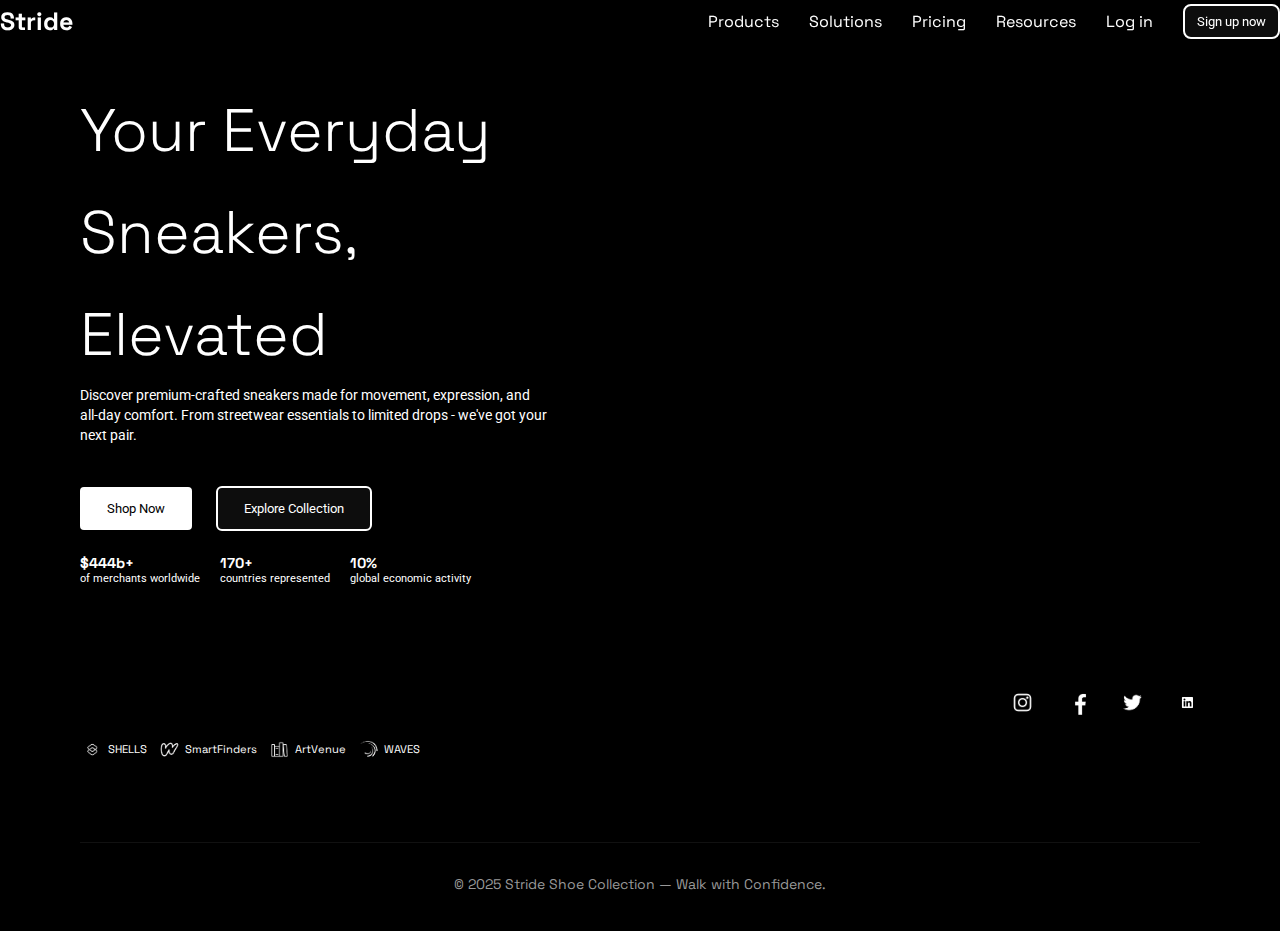
<file: index.html>
<!DOCTYPE html>
<html lang="en">
  <head>
    <meta charset="UTF-8">
    <meta http-equiv="X-UA-Compatible" content="IE=edge">
    <meta name="viewport" content="width=device-width, initial-scale=1">
    <!--First Font Space Grotest-->
    <link rel="preconnect" href="https://fonts.googleapis.com">
    <link rel="preconnect" href="https://fonts.gstatic.com" crossorigin>
    <link href="https://fonts.googleapis.com/css2?family=Bitcount+Grid+Double:wght@100..900&family=Happy+Monkey&family=Lato:ital,wght@0,100;0,300;0,400;0,700;0,900;1,100;1,300;1,400;1,700;1,900&family=Orbitron:wght@400..900&family=Poppins:ital,wght@0,100;0,200;0,300;0,400;0,500;0,600;0,700;0,800;0,900;1,100;1,200;1,300;1,400;1,500;1,600;1,700;1,800;1,900&family=Raleway:ital,wght@0,100..900;1,100..900&family=Rammetto+One&family=Roboto:ital,wght@0,100..900;1,100..900&family=Space+Grotesk:wght@300..700&family=Special+Gothic+Expanded+One&family=Ubuntu:ital,wght@0,300;0,400;0,500;0,700;1,300;1,400;1,500;1,700&display=swap" rel="stylesheet">
    <!--Second Font- Roboto-->
    <link rel="preconnect" href="https://fonts.googleapis.com">
    <link rel="preconnect" href="https://fonts.gstatic.com" crossorigin>
    <link href="https://fonts.googleapis.com/css2?family=Bitcount+Grid+Double:wght@100..900&family=Happy+Monkey&family=Lato:ital,wght@0,100;0,300;0,400;0,700;0,900;1,100;1,300;1,400;1,700;1,900&family=Orbitron:wght@400..900&family=Poppins:ital,wght@0,100;0,200;0,300;0,400;0,500;0,600;0,700;0,800;0,900;1,100;1,200;1,300;1,400;1,500;1,600;1,700;1,800;1,900&family=Raleway:ital,wght@0,100..900;1,100..900&family=Rammetto+One&family=Roboto:ital,wght@0,100..900;1,100..900&family=Space+Grotesk:wght@300..700&family=Special+Gothic+Expanded+One&family=Ubuntu:ital,wght@0,300;0,400;0,500;0,700;1,300;1,400;1,500;1,700&display=swap" rel="stylesheet">
    <link rel="stylesheet" href="https://unpkg.com/aos@2.3.1/dist/aos.css"/>
    <link rel="stylesheet" href="CSS STYLES/main.css"/>
    <link rel="icon" type="image/png" href="IMAGES/sneakers/future-sneaker-3-re.png">
    <title>Stride</title> 
  </head>
  <body>
      <header><!--Navbar-->
        <nav>
          <div class="navbar">
            <span><a class="nav-logo nav-fade" href="#">Stride</a></span>
            <div class="nav-menu-log">
              <div class="side-toggle">
                <img class="side-bar-close" src="IMAGES/white cancel.png">
                <span><a class="nav-logo" href="#">Stride</a></span>          
              </div>
              <div class="nav-menu">
                <ul>
                  <li><a href="products.html">Products</a></li>
                  <li><a href="solutions.html">Solutions</a></li>
                  <li><a href="pricing.html">Pricing</a></li>
                  <li><a href="resources.html">Resources</a></li>
                  <li><a href="log.html">Log in</a></li>
                </ul>
              </div>
              <div class="nav-log">
                <a href="sign.html"><button class="nav-log-signup">Sign up now</button></a>
              </div>
            </div>
            <img class="side-bar-open" src="IMAGES/hamburger-menu.png">
          </div>
        </nav>
      </header>
      <main>
        <section><!--Writeup & Sneaker Image-->
          <div class="sneak-Writeup-image">
            <div class="sneak">
              <h1 data-aos="fade-up">Your Everyday Sneakers, Elevated</h1>
              <p>Discover premium-crafted sneakers made for movement, expression, and all-day comfort. From streetwear essentials to limited drops - we've got your next pair.</p>
              <div class="sneak-button">
                <button class="sneak-shopnow">Shop Now</button>
                <button class="sneak-learnmore">Explore Collection</button>
              </div>
              <div class="writeUp">
                <div class="writeUp-text">
                  <h2>$444b+</h2>
                  <p>of merchants worldwide</p>
                </div>
                <div class="writeUp-text">
                  <h2>170+</h2>
                  <p>countries represented</p>
                </div>
                <div class="writeUp-text">
                  <h2>10%</h2>
                  <p>global economic activity</p>
                </div>
              </div>
              <div class="sneak-logo">
                <div class="logo">
                  <img src="IMAGES/logos/Shells-re.png"><span>SHELLS</span>      
                </div>
                <div class="logo">
                  <img src="IMAGES/logos/smartfinders-re.png"><span>SmartFinders</span>
                </div>
                <div class="logo">
                  <img src="IMAGES/logos/artvenue-re.png"><span>ArtVenue</span>
                </div>
                <div class="logo">
                  <img src="IMAGES/logos/waves-re.png"><span>WAVES</span>
                </div>
              </div>
            </div>
            <div class="sneak-image-socials">
              <div class="sneak-slideshow">
                <div class="sneak-image">
                  <img src="IMAGES/sneakers/future-sneaker-1-re.png">
                </div>
                <div class="sneak-image">
                  <img src="IMAGES/sneakers/SNEAKERS-7.jpg">
                </div>
                <div class="sneak-image">
                  <img src="IMAGES/sneakers/SNEAKERS-3.jpg">
                </div>
              </div>
              <div class="sneak-socials">
                <img src="IMAGES/social media/instagram-re.png"/>
                <img src="IMAGES/social media/facebook-re.png"/>
                <img src="IMAGES/social media/twitter-re.png"/>
                <img src="IMAGES/social media/linkedin-re.png"/>
              </div>
            </div>
          </div>
        </section>
      </main>
      <footer class="resources-footer">
        <p>© 2025 Stride Shoe Collection — Walk with Confidence.</p>
      </footer>
      <script src="JAVASCRIPT/nav.js"></script>
      <script src="https://unpkg.com/aos@2.3.1/dist/aos.js"></script>
  </body>
</html>
<!---->
</file>
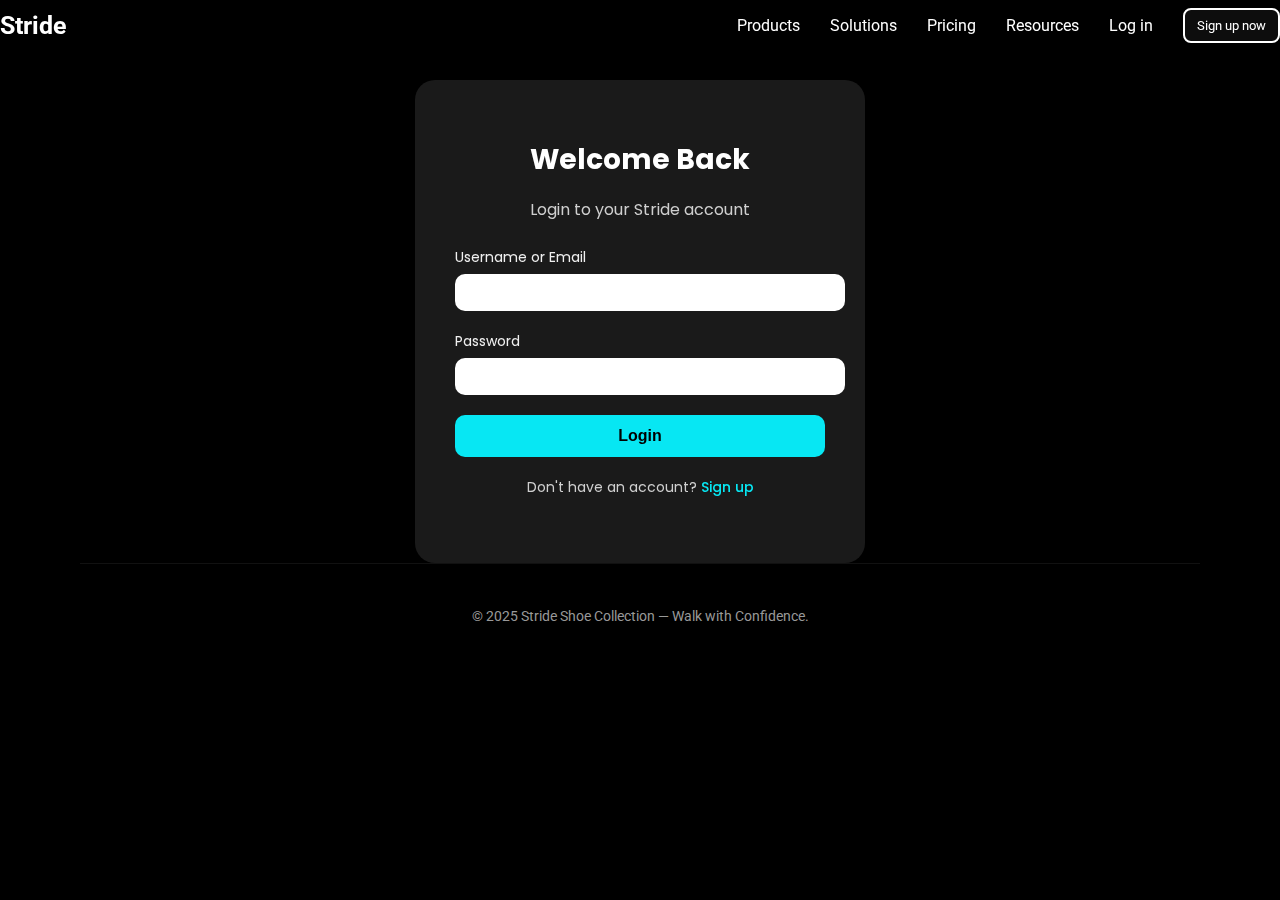
<file: log.html>
<!DOCTYPE html>
<html lang="en">
  <head>
    <meta charset="UTF-8">
    <meta http-equiv="X-UA-Compatible" content="IE=edge">
    <meta name="viewport" content="width=device-width, initial-scale=1">
    <!--First Font Space Grotest-->
    <link rel="preconnect" href="https://fonts.googleapis.com">
    <link rel="preconnect" href="https://fonts.gstatic.com" crossorigin>
    <link href="https://fonts.googleapis.com/css2?family=Bitcount+Grid+Double:wght@100..900&family=Happy+Monkey&family=Lato:ital,wght@0,100;0,300;0,400;0,700;0,900;1,100;1,300;1,400;1,700;1,900&family=Orbitron:wght@400..900&family=Poppins:ital,wght@0,100;0,200;0,300;0,400;0,500;0,600;0,700;0,800;0,900;1,100;1,200;1,300;1,400;1,500;1,600;1,700;1,800;1,900&family=Raleway:ital,wght@0,100..900;1,100..900&family=Rammetto+One&family=Roboto:ital,wght@0,100..900;1,100..900&family=Space+Grotesk:wght@300..700&family=Special+Gothic+Expanded+One&family=Ubuntu:ital,wght@0,300;0,400;0,500;0,700;1,300;1,400;1,500;1,700&display=swap" rel="stylesheet">
    <!--Second Font- Roboto-->
    <link rel="preconnect" href="https://fonts.googleapis.com">
    <link rel="preconnect" href="https://fonts.gstatic.com" crossorigin>
    <link href="https://fonts.googleapis.com/css2?family=Bitcount+Grid+Double:wght@100..900&family=Happy+Monkey&family=Lato:ital,wght@0,100;0,300;0,400;0,700;0,900;1,100;1,300;1,400;1,700;1,900&family=Orbitron:wght@400..900&family=Poppins:ital,wght@0,100;0,200;0,300;0,400;0,500;0,600;0,700;0,800;0,900;1,100;1,200;1,300;1,400;1,500;1,600;1,700;1,800;1,900&family=Raleway:ital,wght@0,100..900;1,100..900&family=Rammetto+One&family=Roboto:ital,wght@0,100..900;1,100..900&family=Space+Grotesk:wght@300..700&family=Special+Gothic+Expanded+One&family=Ubuntu:ital,wght@0,300;0,400;0,500;0,700;1,300;1,400;1,500;1,700&display=swap" rel="stylesheet">
    <link rel="stylesheet" href="https://unpkg.com/aos@2.3.1/dist/aos.css"/>
    <link rel="stylesheet" href="CSS STYLES/log.css"/>
    <link rel="icon" type="image/png" href="IMAGES/sneakers/future-sneaker-3-re.png">
    <title>Stride | Login</title> 
  </head>
  <body>
    <header><!--Navbar-->
      <nav>
        <div class="navbar">
          <span><a class="nav-logo nav-fade" href="index.html">Stride</a></span>
          <div class="nav-menu-log">
            <div class="side-toggle">
              <img class="side-bar-close" src="IMAGES/white cancel.png">
              <span><a class="nav-logo" href="index.html">Stride</a></span>          
            </div>
            <div class="nav-menu">
              <ul>
                <li><a href="products.html">Products</a></li>
                <li><a href="solutions.html">Solutions</a></li>
                <li><a href="pricing.html">Pricing</a></li>
                <li><a href="resources.html">Resources</a></li>
                <li><a href="log.html">Log in</a></li>
              </ul>
            </div>
            <div class="nav-log">
              <a href="sign.html"><button class="nav-log-signup">Sign up now</button></a>
            </div>
          </div>
          <img class="side-bar-open" src="IMAGES/hamburger-menu.png">
        </div>
      </nav>
    </header>
    <main>
      <section>
        <div class="main-container">
          <div class="login-container">
            <div class="login-box">
              <h1>Welcome Back</h1>
              <p>Login to your Stride account</p>
              <form class="login-form" onsubmit="return validateLogin()">
                <div class="input-group">
                  <label for="username">Username or Email</label>
                  <input type="text" id="username" name="username" autocomplete="username" required>
                </div>
                <div class="input-group">
                  <label for="password">Password</label>
                  <input type="password" id="password" name="password" autocomplete="current-password" required>
                </div>
                <button type="submit" class="login-btn">Login</button>
                <p class="signup-text">
                  Don't have an account? <a href="sign.html">Sign up</a>
                </p>
              </form>
            </div>
          </div>
        </div>
      </section>
    </main>
    <footer class="resources-footer">
      <p>© 2025 Stride Shoe Collection — Walk with Confidence.</p>
    </footer>
  </body>
  <script src="JAVASCRIPT/nav.js"></script>
  <script src="https://unpkg.com/aos@2.3.1/dist/aos.js"></script>
</html>
</file>
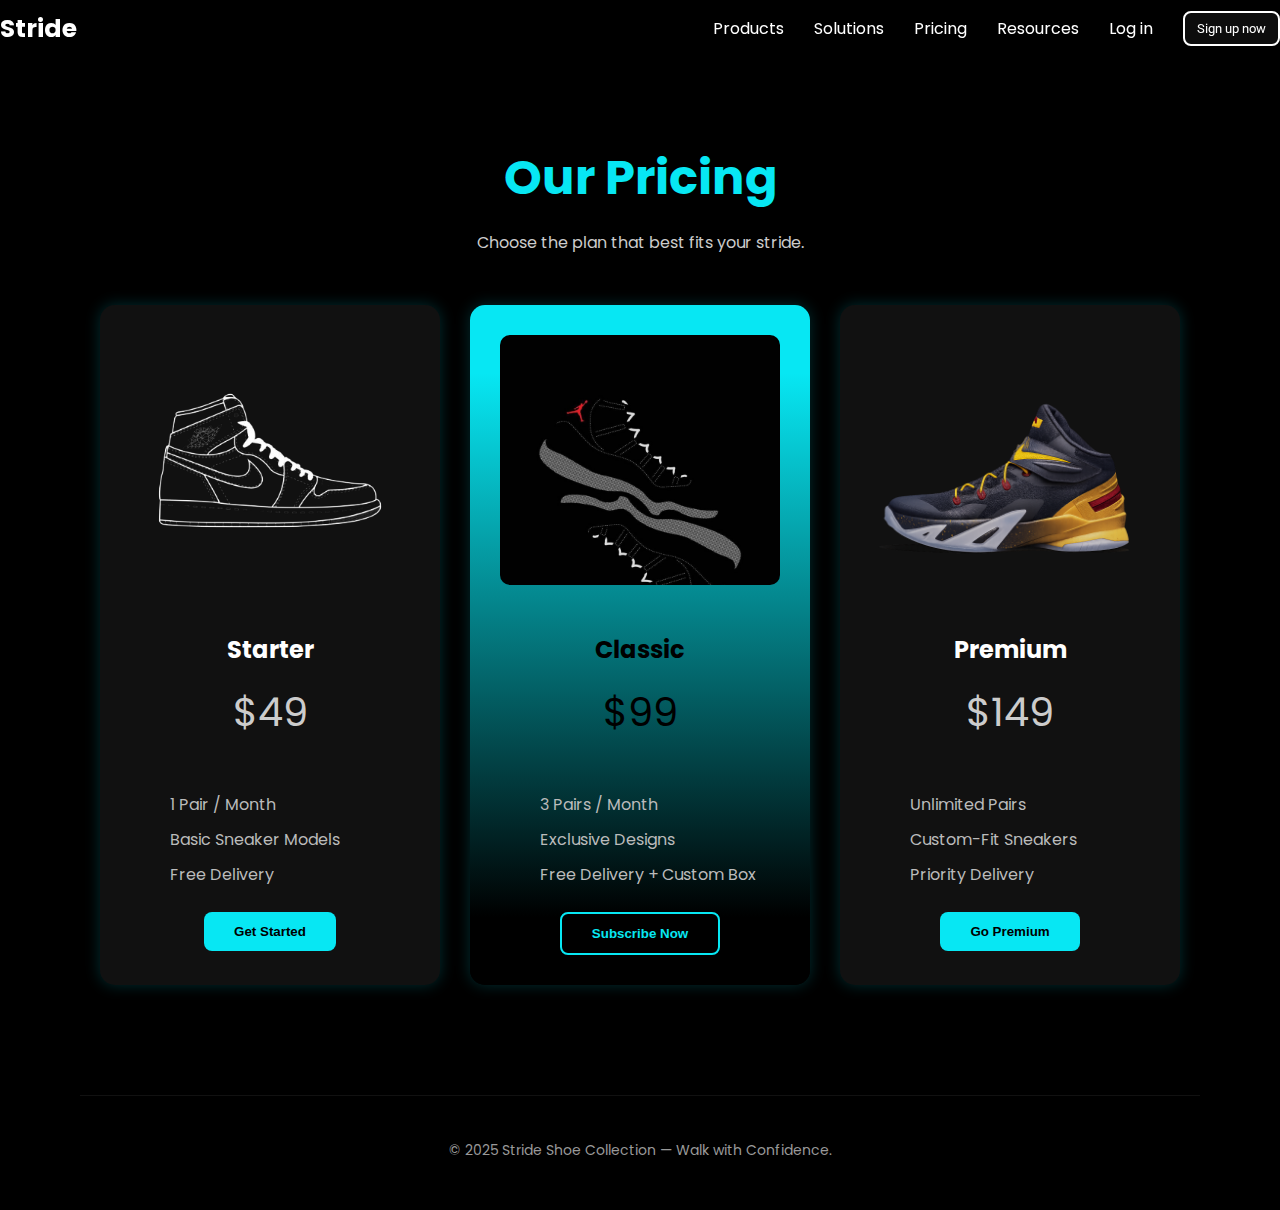
<file: pricing.html>
<!DOCTYPE html>
<html lang="en">
  <head>
    <meta charset="UTF-8">
    <meta http-equiv="X-UA-Compatible" content="IE=edge">
    <meta name="viewport" content="width=device-width, initial-scale=1">
    <!--First Font Space Grotest-->
    <link rel="preconnect" href="https://fonts.googleapis.com">
    <link rel="preconnect" href="https://fonts.gstatic.com" crossorigin>
    <link href="https://fonts.googleapis.com/css2?family=Bitcount+Grid+Double:wght@100..900&family=Happy+Monkey&family=Lato:ital,wght@0,100;0,300;0,400;0,700;0,900;1,100;1,300;1,400;1,700;1,900&family=Orbitron:wght@400..900&family=Poppins:ital,wght@0,100;0,200;0,300;0,400;0,500;0,600;0,700;0,800;0,900;1,100;1,200;1,300;1,400;1,500;1,600;1,700;1,800;1,900&family=Raleway:ital,wght@0,100..900;1,100..900&family=Rammetto+One&family=Roboto:ital,wght@0,100..900;1,100..900&family=Space+Grotesk:wght@300..700&family=Special+Gothic+Expanded+One&family=Ubuntu:ital,wght@0,300;0,400;0,500;0,700;1,300;1,400;1,500;1,700&display=swap" rel="stylesheet">
    <!--Second Font- Roboto-->
    <link rel="preconnect" href="https://fonts.googleapis.com">
    <link rel="preconnect" href="https://fonts.gstatic.com" crossorigin>
    <link href="https://fonts.googleapis.com/css2?family=Bitcount+Grid+Double:wght@100..900&family=Happy+Monkey&family=Lato:ital,wght@0,100;0,300;0,400;0,700;0,900;1,100;1,300;1,400;1,700;1,900&family=Orbitron:wght@400..900&family=Poppins:ital,wght@0,100;0,200;0,300;0,400;0,500;0,600;0,700;0,800;0,900;1,100;1,200;1,300;1,400;1,500;1,600;1,700;1,800;1,900&family=Raleway:ital,wght@0,100..900;1,100..900&family=Rammetto+One&family=Roboto:ital,wght@0,100..900;1,100..900&family=Space+Grotesk:wght@300..700&family=Special+Gothic+Expanded+One&family=Ubuntu:ital,wght@0,300;0,400;0,500;0,700;1,300;1,400;1,500;1,700&display=swap" rel="stylesheet">
    <link rel="stylesheet" href="https://unpkg.com/aos@2.3.1/dist/aos.css"/>
    <link rel="stylesheet" href="CSS STYLES/pricing.css"/>
    <link rel="icon" type="image/png" href="IMAGES/sneakers/future-sneaker-3-re.png">
    <title>Stride | pricing</title> 
  </head>
  <body>
    <header><!--Navbar-->
      <nav>
        <div class="navbar">
          <span><a class="nav-logo nav-fade" href="index.html">Stride</a></span>
          <div class="nav-menu-log">
            <div class="side-toggle">
              <img class="side-bar-close" src="IMAGES/white cancel.png">
              <span><a class="nav-logo" href="index.html">Stride</a></span>          
            </div>
            <div class="nav-menu">
              <ul>
                <li><a href="products.html">Products</a></li>
                <li><a href="solutions.html">Solutions</a></li>
                <li><a href="pricing.html">Pricing</a></li>
                <li><a href="resources.html">Resources</a></li>
                <li><a href="log.html">Log in</a></li>
              </ul>
            </div>
            <div class="nav-log">
              <a href="sign.html"><button class="nav-log-signup">Sign up now</button></a>
            </div>
          </div>
          <img class="side-bar-open" src="IMAGES/hamburger-menu.png">
        </div>
      </nav>
    </header>
    <main>
      <section>
        <div class="pricing-section">
          <h1>Our Pricing</h1>
          <p>Choose the plan that best fits your stride.</p>

          <div class="pricing-container">
            <!-- Starter Plan -->
            <div class="pricing-card">
              <img src="IMAGES/sneakers/SENEAKER-9-re.png" alt="Starter Plan">
              <h2>Starter</h2>
              <p class="price">$49</p>
              <ul>
                <li>1 Pair / Month</li>
                <li>Basic Sneaker Models</li>
                <li>Free Delivery</li>
              </ul>
              <button>Get Started</button>
            </div>

            <!-- Classic Plan -->
            <div class="pricing-card highlight">
              <img src="IMAGES/sneakers/SNEAKERS-6.jpg" alt="Classic Plan">
              <h2>Classic</h2>
              <p class="price">$99</p>
              <ul>
                <li>3 Pairs / Month</li>
                <li>Exclusive Designs</li>
                <li>Free Delivery + Custom Box</li>
              </ul>
              <button>Subscribe Now</button>
            </div>

            <!-- Premium Plan -->
            <div class="pricing-card">
              <img src="IMAGES/sneakers/future-sneaker-1-re.png" alt="Premium Plan">
              <h2>Premium</h2>
              <p class="price">$149</p>
              <ul>
                <li>Unlimited Pairs</li>
                <li>Custom-Fit Sneakers</li>
                <li>Priority Delivery</li>
              </ul>
              <button>Go Premium</button>
            </div>
          </div>
        </div>
      </section>
    </main>
    <footer class="resources-footer">
      <p>© 2025 Stride Shoe Collection — Walk with Confidence.</p>
    </footer>
  </body>
  <script src="JAVASCRIPT/nav.js"></script>
  <script src="https://unpkg.com/aos@2.3.1/dist/aos.js"></script>
</html>
</file>
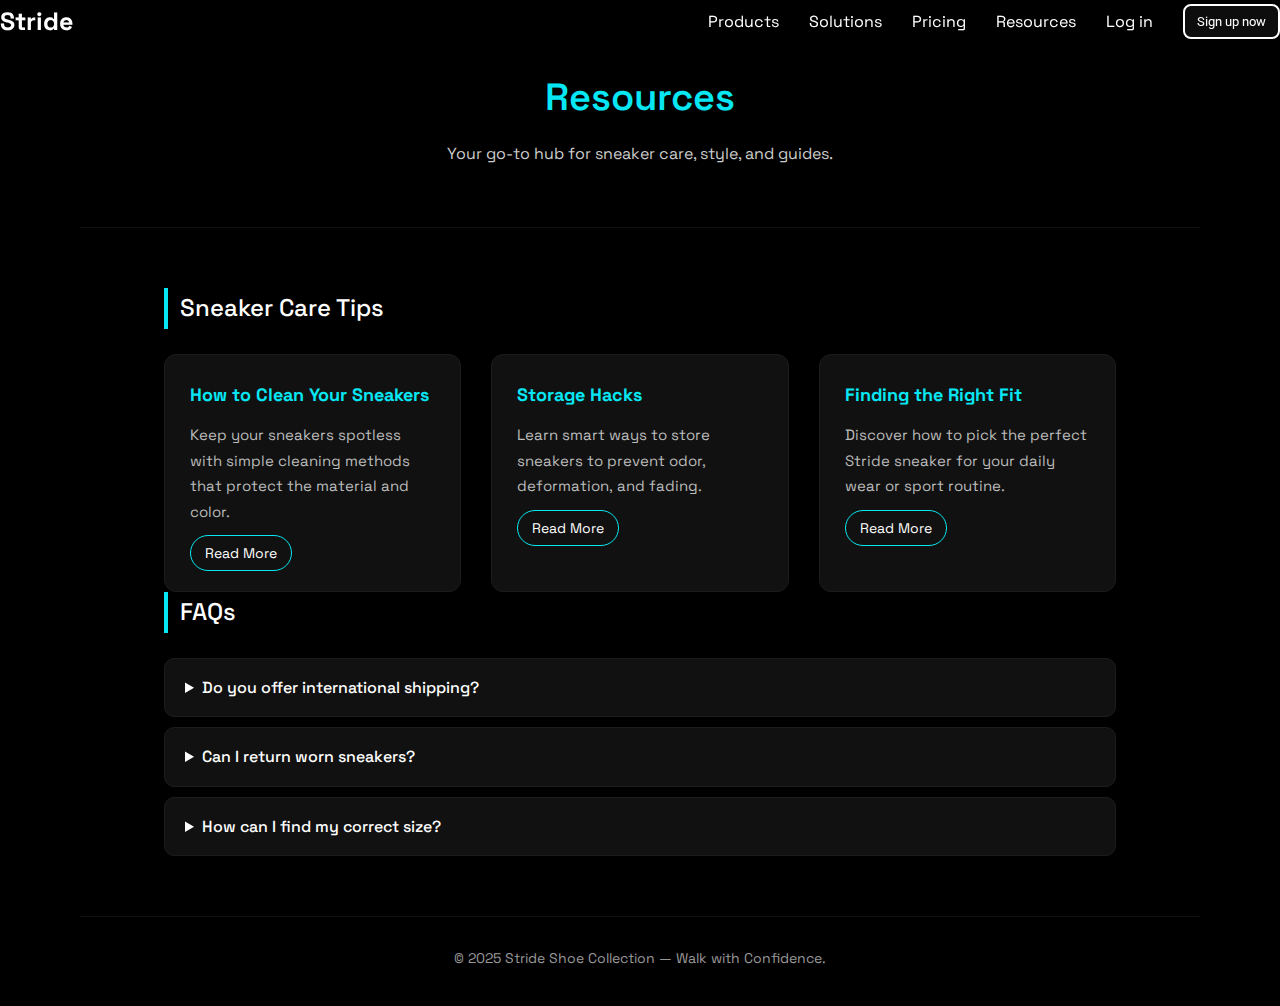
<file: resources.html>
<!DOCTYPE html>
<html lang="en">
  <head>
    <meta charset="UTF-8">
    <meta http-equiv="X-UA-Compatible" content="IE=edge">
    <meta name="viewport" content="width=device-width, initial-scale=1">
    <!--First Font Space Grotest-->
    <link rel="preconnect" href="https://fonts.googleapis.com">
    <link rel="preconnect" href="https://fonts.gstatic.com" crossorigin>
    <link href="https://fonts.googleapis.com/css2?family=Bitcount+Grid+Double:wght@100..900&family=Happy+Monkey&family=Lato:ital,wght@0,100;0,300;0,400;0,700;0,900;1,100;1,300;1,400;1,700;1,900&family=Orbitron:wght@400..900&family=Poppins:ital,wght@0,100;0,200;0,300;0,400;0,500;0,600;0,700;0,800;0,900;1,100;1,200;1,300;1,400;1,500;1,600;1,700;1,800;1,900&family=Raleway:ital,wght@0,100..900;1,100..900&family=Rammetto+One&family=Roboto:ital,wght@0,100..900;1,100..900&family=Space+Grotesk:wght@300..700&family=Special+Gothic+Expanded+One&family=Ubuntu:ital,wght@0,300;0,400;0,500;0,700;1,300;1,400;1,500;1,700&display=swap" rel="stylesheet">
    <!--Second Font- Roboto-->
    <link rel="preconnect" href="https://fonts.googleapis.com">
    <link rel="preconnect" href="https://fonts.gstatic.com" crossorigin>
    <link href="https://fonts.googleapis.com/css2?family=Bitcount+Grid+Double:wght@100..900&family=Happy+Monkey&family=Lato:ital,wght@0,100;0,300;0,400;0,700;0,900;1,100;1,300;1,400;1,700;1,900&family=Orbitron:wght@400..900&family=Poppins:ital,wght@0,100;0,200;0,300;0,400;0,500;0,600;0,700;0,800;0,900;1,100;1,200;1,300;1,400;1,500;1,600;1,700;1,800;1,900&family=Raleway:ital,wght@0,100..900;1,100..900&family=Rammetto+One&family=Roboto:ital,wght@0,100..900;1,100..900&family=Space+Grotesk:wght@300..700&family=Special+Gothic+Expanded+One&family=Ubuntu:ital,wght@0,300;0,400;0,500;0,700;1,300;1,400;1,500;1,700&display=swap" rel="stylesheet">
    <link rel="stylesheet" href="https://unpkg.com/aos@2.3.1/dist/aos.css"/>
    <link rel="stylesheet" href="CSS STYLES/resources.css"/>
    <link rel="icon" type="image/png" href="IMAGES/sneakers/future-sneaker-3-re.png">
    <title>Stride | Resources</title> 
  </head>
  <body>
    <header><!--Navbar-->
      <nav>
        <div class="navbar">
          <span><a class="nav-logo nav-fade" href="index.html">Stride</a></span>
          <div class="nav-menu-log">
            <div class="side-toggle">
              <img class="side-bar-close" src="IMAGES/white cancel.png">
              <span><a class="nav-logo" href="index.html">Stride</a></span>          
            </div>
            <div class="nav-menu">
              <ul>
                <li><a href="products.html">Products</a></li>
                <li><a href="solutions.html">Solutions</a></li>
                <li><a href="pricing.html">Pricing</a></li>
                <li><a href="resources.html">Resources</a></li>
                <li><a href="log.html">Log in</a></li>
              </ul>
            </div>
            <div class="nav-log">
              <a href="sign.html"><button class="nav-log-signup">Sign up now</button></a>
            </div>
          </div>
          <img class="side-bar-open" src="IMAGES/hamburger-menu.png">
        </div>
      </nav>
    </header>
    <main>
      <section><!--Resources header-->
        <div class="resources-header">
          <h1>Resources</h1>
          <p>Your go-to hub for sneaker care, style, and guides.</p>
        </div>
      </section>
      <section>
        <div class="resources-container">
          <div class="resource-section">
            <h2>Sneaker Care Tips</h2>
            <div class="resource-grid">
              <div class="resource-card">
                <h3>How to Clean Your Sneakers</h3>
                <p>Keep your sneakers spotless with simple cleaning methods that protect the material and color.</p>
                <a href="#" class="read-more">Read More</a>
              </div>

              <div class="resource-card">
                <h3>Storage Hacks</h3>
                <p>Learn smart ways to store sneakers to prevent odor, deformation, and fading.</p>
                <a href="#" class="read-more">Read More</a>
              </div>

              <div class="resource-card">
                <h3>Finding the Right Fit</h3>
                <p>Discover how to pick the perfect Stride sneaker for your daily wear or sport routine.</p>
                <a href="#" class="read-more">Read More</a>
              </div>
            </div>
          </div>

          <!-- FAQ Section -->
          <div class="resource-section">
            <h2>FAQs</h2>
            <div class="faq">
              <details>
                <summary>Do you offer international shipping?</summary>
                <p>Yes, Stride ships globally with standard and express options.</p>
              </details>

              <details>
                <summary>Can I return worn sneakers?</summary>
                <p>We accept returns on unworn sneakers within 14 days of delivery.</p>
              </details>

              <details>
                <summary>How can I find my correct size?</summary>
                <p>Use our online Size Guide — it helps you match your perfect fit based on measurements.</p>
              </details>
            </div>
          </div>

        </div>
      </section>
    </main>
    <footer class="resources-footer">
      <p>© 2025 Stride Shoe Collection — Walk with Confidence.</p>
    </footer>
  </body>
  <script src="JAVASCRIPT/nav.js"></script>
  <script src="https://unpkg.com/aos@2.3.1/dist/aos.js"></script>
</html>
</file>
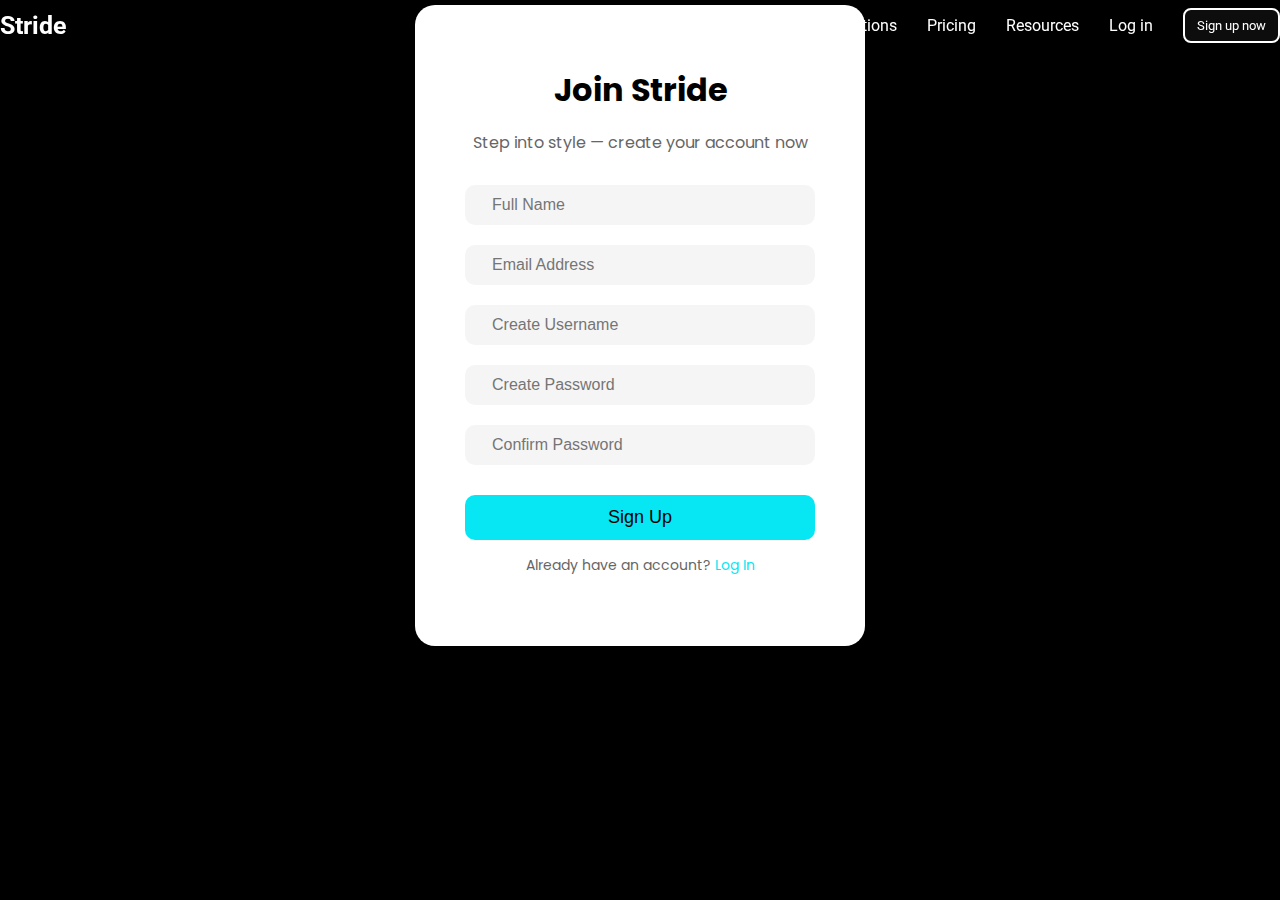
<file: sign.html>
<!DOCTYPE html>
<html lang="en">
  <head>
    <meta charset="UTF-8">
    <meta http-equiv="X-UA-Compatible" content="IE=edge">
    <meta name="viewport" content="width=device-width, initial-scale=1">
    <!--First Font Space Grotest-->
    <link rel="preconnect" href="https://fonts.googleapis.com">
    <link rel="preconnect" href="https://fonts.gstatic.com" crossorigin>
    <link href="https://fonts.googleapis.com/css2?family=Bitcount+Grid+Double:wght@100..900&family=Happy+Monkey&family=Lato:ital,wght@0,100;0,300;0,400;0,700;0,900;1,100;1,300;1,400;1,700;1,900&family=Orbitron:wght@400..900&family=Poppins:ital,wght@0,100;0,200;0,300;0,400;0,500;0,600;0,700;0,800;0,900;1,100;1,200;1,300;1,400;1,500;1,600;1,700;1,800;1,900&family=Raleway:ital,wght@0,100..900;1,100..900&family=Rammetto+One&family=Roboto:ital,wght@0,100..900;1,100..900&family=Space+Grotesk:wght@300..700&family=Special+Gothic+Expanded+One&family=Ubuntu:ital,wght@0,300;0,400;0,500;0,700;1,300;1,400;1,500;1,700&display=swap" rel="stylesheet">
    <!--Second Font- Roboto-->
    <link rel="preconnect" href="https://fonts.googleapis.com">
    <link rel="preconnect" href="https://fonts.gstatic.com" crossorigin>
    <link href="https://fonts.googleapis.com/css2?family=Bitcount+Grid+Double:wght@100..900&family=Happy+Monkey&family=Lato:ital,wght@0,100;0,300;0,400;0,700;0,900;1,100;1,300;1,400;1,700;1,900&family=Orbitron:wght@400..900&family=Poppins:ital,wght@0,100;0,200;0,300;0,400;0,500;0,600;0,700;0,800;0,900;1,100;1,200;1,300;1,400;1,500;1,600;1,700;1,800;1,900&family=Raleway:ital,wght@0,100..900;1,100..900&family=Rammetto+One&family=Roboto:ital,wght@0,100..900;1,100..900&family=Space+Grotesk:wght@300..700&family=Special+Gothic+Expanded+One&family=Ubuntu:ital,wght@0,300;0,400;0,500;0,700;1,300;1,400;1,500;1,700&display=swap" rel="stylesheet">
    <link rel="stylesheet" href="https://unpkg.com/aos@2.3.1/dist/aos.css"/>
    <link rel="stylesheet" href="CSS STYLES/sign.css"/>
    <link rel="icon" type="image/png" href="IMAGES/sneakers/future-sneaker-3-re.png">
    <title>Stride | Sign Up</title> 
  </head>
    <body>
      <header><!--Navbar-->
        <nav>
          <div class="navbar">
            <span><a class="nav-logo nav-fade" href="index.html">Stride</a></span>
            <div class="nav-menu-log">
              <div class="side-toggle">
                <img class="side-bar-close" src="IMAGES/white cancel.png">
                <span><a class="nav-logo" href="index.html">Stride</a></span>          
              </div>
              <div class="nav-menu">
                <ul>
                  <li><a href="products.html">Products</a></li>
                  <li><a href="solutions.html">Solutions</a></li>
                  <li><a href="pricing.html">Pricing</a></li>
                  <li><a href="resources.html">Resources</a></li>
                  <li><a href="log.html">Log in</a></li>
                </ul>
              </div>
              <div class="nav-log">
                <a href="sign.html"><button class="nav-log-signup">Sign up now</button></a>
              </div>
            </div>
            <img class="side-bar-open" src="IMAGES/hamburger-menu.png">
          </div>
        </nav>
      </header>
      <main>
        <section><!--sign Up page-->
          <div class="signup-container">
            <div class="signup-box">
              <h1>Join Stride</h1>
              <p>Step into style — create your account now</p>
              <form action="#" class="signup-form">
                <div class="input-group">
                  <i class="ri-user-line"></i>
                  <input type="text" placeholder="Full Name" required />
                </div>
                <div class="input-group">
                  <i class="ri-mail-line"></i>
                  <input type="text" placeholder="Email Address" required/>
                </div>
                <div class="input-group">
                  <i class="ri-mail-line"></i>
                  <input type="username" placeholder="Create Username" required/>
                </div>
                <div class="input-group">
                  <i class="ri-lock-2-line"></i>
                  <input id="password"  type="password" placeholder="Create Password" required />
                </div>
                <div class="input-group">
                  <i class="ri-lock-2-line"></i>
                  <input id="confirmPassword" type="password" placeholder="Confirm Password" required />
                </div>
                <p id="message"></p>
                <p id="secondMessage"></p>
                <button type="submit" class="signup-btn">Sign Up</button>
                <p class="signin-link">Already have an account? <a href="log.html">Log In</a></p>
              </form>
            </div>
          </div>
        </section>
      </main>
      <footer class="resources-footer">
        <p>© 2025 Stride Shoe Collection — Walk with Confidence.</p>
      </footer>
      <script src="JAVASCRIPT/nav.js"></script>
      <script src="https://unpkg.com/aos@2.3.1/dist/aos.js"></script>
    </body>
</html>
</file>
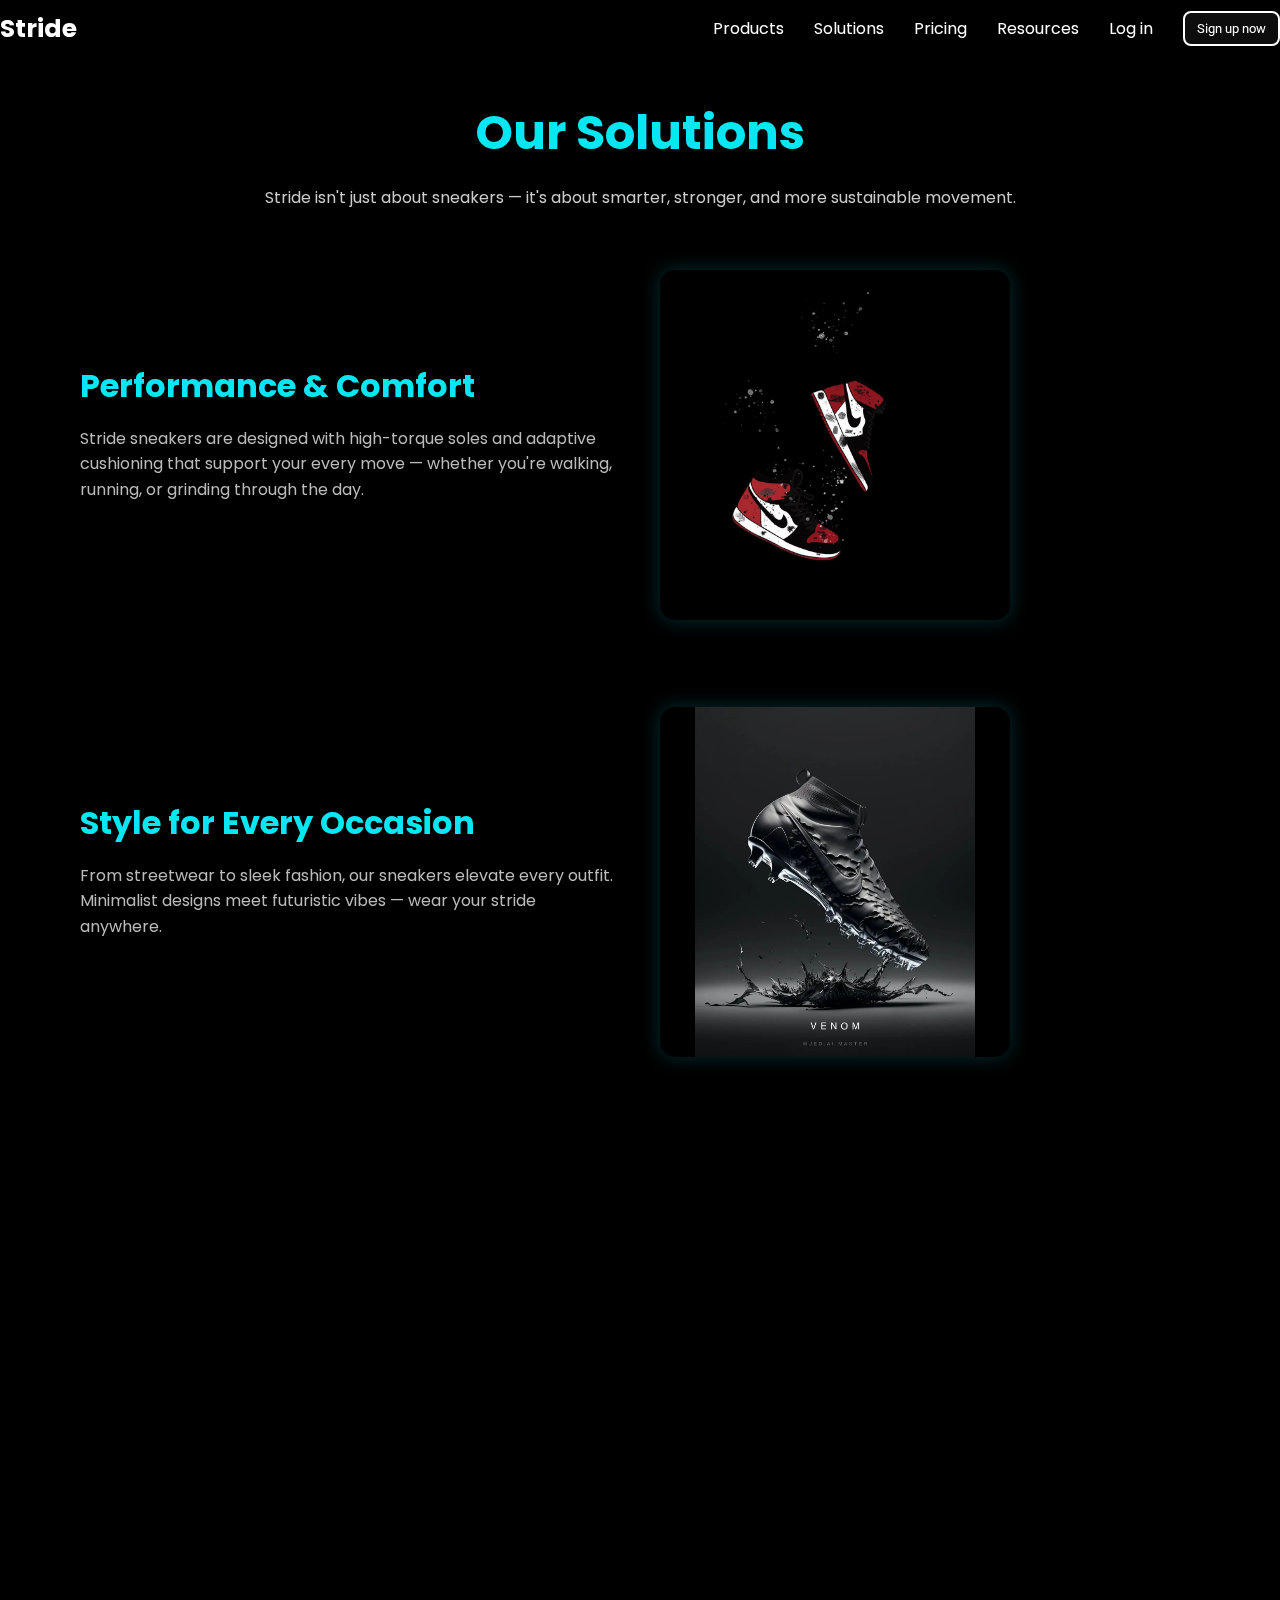
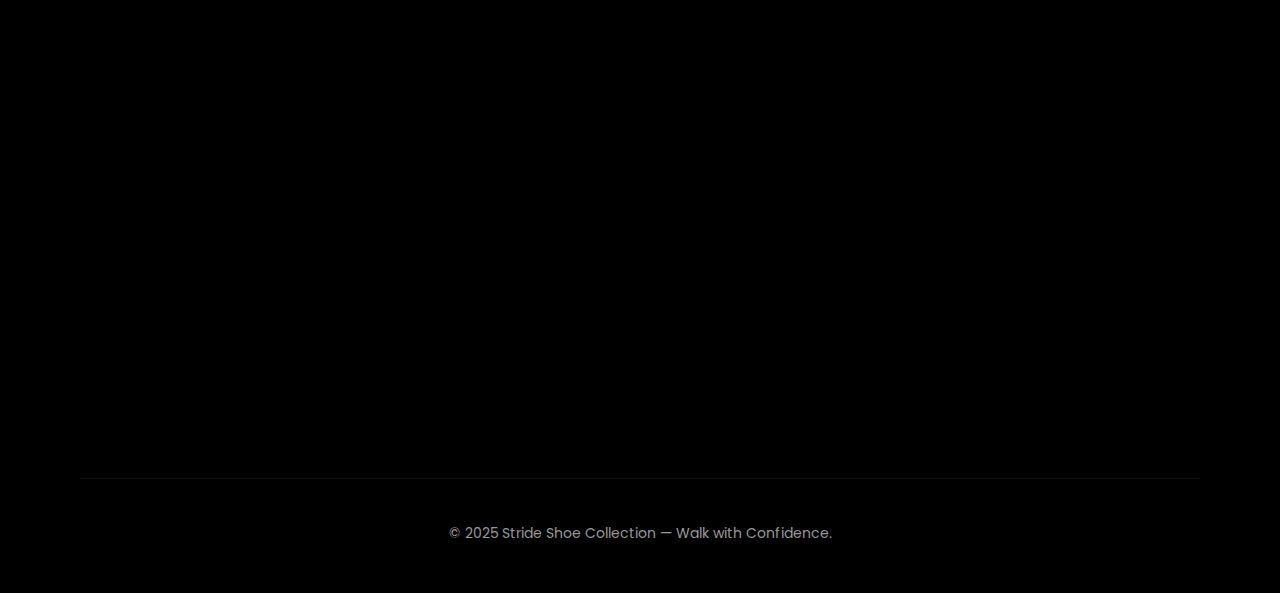
<file: solutions.html>
<!DOCTYPE html>
<html lang="en">
  <head>
    <meta charset="UTF-8">
    <meta http-equiv="X-UA-Compatible" content="IE=edge">
    <meta name="viewport" content="width=device-width, initial-scale=1">
    <!--First Font Space Grotest-->
    <link rel="preconnect" href="https://fonts.googleapis.com">
    <link rel="preconnect" href="https://fonts.gstatic.com" crossorigin>
    <link href="https://fonts.googleapis.com/css2?family=Bitcount+Grid+Double:wght@100..900&family=Happy+Monkey&family=Lato:ital,wght@0,100;0,300;0,400;0,700;0,900;1,100;1,300;1,400;1,700;1,900&family=Orbitron:wght@400..900&family=Poppins:ital,wght@0,100;0,200;0,300;0,400;0,500;0,600;0,700;0,800;0,900;1,100;1,200;1,300;1,400;1,500;1,600;1,700;1,800;1,900&family=Raleway:ital,wght@0,100..900;1,100..900&family=Rammetto+One&family=Roboto:ital,wght@0,100..900;1,100..900&family=Space+Grotesk:wght@300..700&family=Special+Gothic+Expanded+One&family=Ubuntu:ital,wght@0,300;0,400;0,500;0,700;1,300;1,400;1,500;1,700&display=swap" rel="stylesheet">
    <!--Second Font- Roboto-->
    <link rel="preconnect" href="https://fonts.googleapis.com">
    <link rel="preconnect" href="https://fonts.gstatic.com" crossorigin>
    <link href="https://fonts.googleapis.com/css2?family=Bitcount+Grid+Double:wght@100..900&family=Happy+Monkey&family=Lato:ital,wght@0,100;0,300;0,400;0,700;0,900;1,100;1,300;1,400;1,700;1,900&family=Orbitron:wght@400..900&family=Poppins:ital,wght@0,100;0,200;0,300;0,400;0,500;0,600;0,700;0,800;0,900;1,100;1,200;1,300;1,400;1,500;1,600;1,700;1,800;1,900&family=Raleway:ital,wght@0,100..900;1,100..900&family=Rammetto+One&family=Roboto:ital,wght@0,100..900;1,100..900&family=Space+Grotesk:wght@300..700&family=Special+Gothic+Expanded+One&family=Ubuntu:ital,wght@0,300;0,400;0,500;0,700;1,300;1,400;1,500;1,700&display=swap" rel="stylesheet">
    <link rel="stylesheet" href="https://unpkg.com/aos@2.3.1/dist/aos.css"/>
    <link rel="stylesheet" href="CSS STYLES/solutions.css"/>
    <link rel="icon" type="image/png" href="IMAGES/sneakers/future-sneaker-3-re.png">
    <title>Stride | Solutions</title> 
  </head>
    <body>
      <header><!--Navbar-->
        <nav>
          <div class="navbar">
            <span><a class="nav-logo nav-fade" href="index.html">Stride</a></span>
            <div class="nav-menu-log">
              <div class="side-toggle">
                <img class="side-bar-close" src="IMAGES/white cancel.png">
                <span><a class="nav-logo" href="index.html">Stride</a></span>          
              </div>
              <div class="nav-menu">
                <ul>
                  <li><a href="#">Products</a></li>
                  <li><a href="solutions.html">Solutions</a></li>
                  <li><a href="pricing.html">Pricing</a></li>
                  <li><a href="resources.html">Resources</a></li>
                  <li><a href="log.html">Log in</a></li>
                </ul>
              </div>
              <div class="nav-log">
                <a href="sign.html"><button class="nav-log-signup">Sign up now</button></a>
              </div>
            </div>
            <img class="side-bar-open" src="IMAGES/hamburger-menu.png">
          </div>
        </nav>
      </header>
      <main>
        <section>
          <div class="solutions-section">
            <h1 data-aos="fade-up">Our Solutions</h1>
            <p data-aos="fade-up" data-aos-delay="200">Stride isn't just about sneakers — it's about smarter, stronger, and more sustainable movement.</p>

            <div class="solution">
              <div class="solution-text" data-aos="fade-right">
                <h2>Performance & Comfort</h2>
                <p>Stride sneakers are designed with high-torque soles and adaptive cushioning that support your every move — whether you're walking, running, or grinding through the day.</p>
              </div>
              <div class="solution-image" data-aos="fade-left">
                <img src="IMAGES/sneakers/SNEAKERS-4.jpg" alt="Performance Sneaker">
              </div>
            </div>

            <div class="solution reverse">
              <div class="solution-image" data-aos="fade-right">
                <img src="IMAGES/sneakers/SNEAKERS-2.jpg" alt="Style Sneaker">
              </div>
              <div class="solution-text" data-aos="fade-left">
                <h2>Style for Every Occasion</h2>
                <p>From streetwear to sleek fashion, our sneakers elevate every outfit. Minimalist designs meet futuristic vibes — wear your stride anywhere.</p>
              </div>
            </div>

            <div class="solution">
              <div class="solution-text" data-aos="fade-right">
                <h2>Sustainability at the Core</h2>
                <p>Every pair is crafted with eco-conscious materials, helping reduce waste and carbon footprint. Because clean steps make a cleaner planet.</p>
              </div>
              <div class="solution-image" data-aos="fade-left">
                <img src="IMAGES/sneakers/future-sneaker-1-re.png" alt="Eco Sneakers">
              </div>
            </div>

            <div class="solution reverse">
              <div class="solution-image" data-aos="fade-right">
                <img src="IMAGES/sneakers/SNEAKERS-5.jpg" alt="Durable Sneakers">
              </div>
              <div class="solution-text" data-aos="fade-left">
                <h2>Durability & Value</h2>
                <p>Built with precision stitching and long-lasting soles, Stride sneakers are made to stay strong no matter how many miles you take on.</p>
              </div>
            </div>
          </div>
        </section>
      </main>
      <footer class="resources-footer">
        <p>© 2025 Stride Shoe Collection — Walk with Confidence.</p>
      </footer>
      <script src="JAVASCRIPT/nav.js"></script>
      <script src="https://unpkg.com/aos@2.3.1/dist/aos.js"></script>
    </body>
</html>
</file>
<file: CSS STYLES/main.css>
@import url('nav.css');
@import url('sneaker.css');
@import url('sign.css');
@import url('log.css');
@import url('resources.css');
@import url('pricing.css');
</file>
<file: CSS STYLES/log.css>
@import url('nav.css');

.main-container{
  display: flex;
  justify-content: center;
  align-items: center;
  font-family: "Poppins", sans-serif;
  margin-top: 80px;
}

.login-container {
  width: 100%;
  max-width: 450px;
}

.login-box {
  background: rgba(255, 255, 255, 0.1);
  backdrop-filter: blur(10px);
  border-radius: 20px;
  padding: 40px;
  text-align: center;
  color: #fff;
}

.login-box h1 {
  margin-bottom: 10px;
  font-size: 28px;
}

.login-box p {
  margin-bottom: 25px;
  color: #cfcfcf;
}

.input-group {
  text-align: left;
  margin-bottom: 20px;
}

label {
  display: block;
  font-size: 14px;
  margin-bottom: 6px;
  color: #f0f0f0;
}

input {
  width: 100%;
  padding: 10px;
  border: none;
  border-radius: 10px;
  font-size: 15px;
  outline: none;
}

.login-btn {
  width: 100%;
  padding: 12px;
  background: #07e7f3;
  border: none;
  border-radius: 10px;
  color: #000;
  font-size: 16px;
  font-weight: bold;
  cursor: pointer;
  transition: 0.3s;
}

.login-btn:hover {
  background: #05c2ce;
}

.signup-text {
  margin-top: 20px;
  font-size: 14px;
  color: #ccc;
}

.signup-text a {
  color: #07e7f3;
  text-decoration: none;
  font-weight: 500;
}

.signup-text a:hover {
  text-decoration: underline;
}
.resources-footer {
  text-align: center;
  padding: 30px;
  border-top: 1px solid #111;
  color: #999;
  font-size: 14px;
}

/* 📱 Responsive */
@media (min-width: 360px) and (max-width: 600px) {
  .login-container {
    width: 90%;
    max-width: 400px;
  }

  .login-box {
    padding: 30px 25px;
  }

  .login-box h1 {
    font-size: 24px;
  }

  .login-btn {
    font-size: 15px;
  }
}
</file>
<file: CSS STYLES/pricing.css>
@import url('nav.css');


body {
  font-family: 'Poppins', sans-serif;
  background-color: #000;
  color: #fff;
}

.pricing-section {
  text-align: center;
  padding: 60px 20px;
  max-width: 1200px;
  margin: 50px auto;
}

.pricing-section h1 {
  font-size: 48px;
  margin-bottom: 10px;
  color: #07e7f3;
}

.pricing-section p {
  color: #ccc;
  margin-bottom: 50px;
}

.pricing-container {
  display: grid;
  grid-template-columns: repeat(auto-fit, minmax(280px, 1fr));
  gap: 30px;
  justify-content: center;
  align-items: stretch;
}

.pricing-card {
  background: #111;
  padding: 30px;
  border-radius: 15px;
  box-shadow: 0 0 15px rgba(7, 231, 243, 0.2);
  transition: transform 0.3s ease, box-shadow 0.3s ease;
}

.pricing-card img {
  width: 100%;
  height: 250px;
  object-fit: cover;
  border-radius: 10px;
  margin-bottom: 20px;
}

.pricing-card h2 {
  font-size: 24px;
  margin-bottom: 10px;
}

.price {
  font-size: 40px;
  color: #07e7f3;
  margin: 15px 0;
}

.pricing-card ul {
  list-style: none;
  text-align: left;
  margin-bottom: 25px;
}

.pricing-card ul li {
  margin: 10px 0;
  color: #bbb;
}

.pricing-card button {
  background: #07e7f3;
  border: none;
  padding: 12px 30px;
  border-radius: 8px;
  color: #000;
  font-weight: bold;
  cursor: pointer;
  transition: background 0.3s ease;
}

.pricing-card button:hover {
  background: #05c9d6;
}

.pricing-card:hover {
  transform: translateY(-10px);
  box-shadow: 0 0 25px rgba(7, 231, 243, 0.4);
}

.highlight {
  background: linear-gradient(180deg, #07e7f3 10%, #000 90%);
  color: #000;
}

.highlight h2,
.highlight .price {
  color: #000;
}

.highlight button {
  background: #000;
  color: #07e7f3;
  border: 2px solid #07e7f3;
}

.highlight button:hover {
  background: #07e7f3;
  color: #000;
}
.resources-footer {
  text-align: center;
  padding: 30px;
  border-top: 1px solid #111;
  color: #999;
  font-size: 14px;
}
/* ---------- Responsive breakpoints ---------- */

/* Large tablets / small laptops */
@media (max-width: 1024px) {
  .pricing-section {
    padding: 50px 20px;
  }

  .pricing-section h1 {
    font-size: 40px;
  }

  .price {
    font-size: 34px;
  }
}

/* Tablets & landscape phones */
@media (max-width: 768px) {
  .pricing-section {
    padding: 40px 18px;
  }

  .pricing-section h1 {
    font-size: 34px;
  }

  .pricing-container {
    gap: 22px;
  }

  .pricing-card {
    padding: 24px;
  }


  .price {
    font-size: 30px;
  }
}

/* Small phones: 360px - 600px */
@media (max-width: 600px) {
  .pricing-section {
    padding: 30px 14px;
  }

  .pricing-section h1 {
    font-size: 28px;
  }

  .pricing-section p {
    font-size: 14px;
  }

  .pricing-container {
    grid-template-columns: 1fr; /* one column stack */
    gap: 18px;
  }

  .pricing-card {
    padding: 18px;
    border-radius: 12px;
  }

  .pricing-card img {
    margin-bottom: 14px;
  }

  .pricing-card h2 {
    font-size: 20px;
  }

  .price {
    font-size: 26px;
  }

  .pricing-card ul li {
    font-size: 14px;
  }

  .pricing-card button {
    padding: 10px 18px;
    font-size: 15px;
  }
}

/* Extra small phones */
@media (max-width: 400px) {
  .pricing-section {
    padding: 22px 12px;
  }

  .pricing-section h1 {
    font-size: 24px;
  }

  .price {
    font-size: 22px;
  }

  .pricing-card ul li {
    font-size: 13px;
  }
}
</file>
<file: CSS STYLES/resources.css>
@import url('nav.css');

* {
  margin: 0;
  padding: 0;
  box-sizing: border-box;
  font-family: "Space Grotesk", sans-serif;
}

body {
  background: #000;
  color: #fff;
  line-height: 1.7;
}

/* Header */
.resources-header {
  text-align: center;
  padding: 60px 20px;
  border-bottom: 1px solid #111;
}

.resources-header h1 {
  font-size: 38px;
  font-weight: 600;
  color: #07e7f3;
}

.resources-header p {
  color: #ccc;
  font-size: 16px;
  margin-top: 10px;
}
.resources-container {
  width: 85%;
  margin: 60px auto;
}

/* Section Headings */
.resource-section h2 {
  font-size: 24px;
  font-weight: 500;
  margin-bottom: 25px;
  border-left: 4px solid #07e7f3;
  padding-left: 12px;
}

/* Cards */
.resource-grid {
  display: grid;
  grid-template-columns: repeat(auto-fit, minmax(260px, 1fr));
  gap: 30px;
}

.resource-card {
  background: #111;
  border-radius: 12px;
  padding: 25px;
  transition: all 0.3s ease;
  border: 1px solid #1c1c1c;
}

.resource-card:hover {
  border: 1px solid #07e7f3;
  transform: translateY(-6px);
}

.resource-card h3 {
  color: #07e7f3;
  font-size: 18px;
  margin-bottom: 12px;
}

.resource-card p {
  color: #bbb;
  font-size: 15px;
  margin-bottom: 15px;
}

.read-more {
  text-decoration: none;
  color: #fff;
  border: 1px solid #07e7f3;
  padding: 8px 14px;
  border-radius: 20px;
  font-size: 14px;
  transition: all 0.3s ease;
}

.read-more:hover {
  background: #07e7f3;
  color: #000;
}

/* FAQ Section */
.faq details {
  background: #111;
  border: 1px solid #1c1c1c;
  border-radius: 10px;
  margin-bottom: 10px;
  padding: 15px 20px;
  transition: border 0.3s ease;
}

.faq details:hover {
  border: 1px solid #07e7f3;
}

.faq summary {
  cursor: pointer;
  font-weight: 500;
  color: #fff;
}

.faq p {
  padding-top: 10px;
  color: #bbb;
}

/* Footer */
.resources-footer {
  text-align: center;
  padding: 30px;
  border-top: 1px solid #111;
  color: #999;
  font-size: 14px;
}

/* Responsive */
@media (max-width: 600px) {
  .resources-header h1 {
    font-size: 28px;
  }

  .resources-container {
    width: 90%;
  }
}
</file>
<file: CSS STYLES/sign.css>
@import url('nav.css');

.signup-container {
  display: flex;
  justify-content: center;
  align-items: center;
  font-family: "Poppins", sans-serif;
}

.signup-box {
  background: #fff;
  padding: 40px 50px;
  border-radius: 20px;
  box-shadow: 0 5px 15px rgba(0, 0, 0, 0.3);
  width: 350px;
  text-align: center;
}

.signup-box h1 {
  color: #000;
  font-size: 32px;
  margin-bottom: 10px;
}

.signup-box p {
  color: #666;
  margin-bottom: 30px;
}

.signup-form .input-group {
  display: flex;
  align-items: center;
  background: #f5f5f5;
  margin-bottom: 20px;
  border-radius: 10px;
  padding: 10px 15px;
}

.signup-form .input-group i {
  color: #07e7f3;
  font-size: 20px;
  margin-right: 10px;
}

.signup-form input {
  width: 100%;
  border: none;
  background: transparent;
  outline: none;
  font-size: 16px;
  color: #000;
}

.signup-btn {
  width: 100%;
  padding: 12px;
  background: #07e7f3;
  color: #000;
  border: none;
  border-radius: 10px;
  font-size: 18px;
  cursor: pointer;
  transition: 0.3s ease;
}

.signup-btn:hover {
  background: #000;
  color: #07e7f3;
}

.signin-link {
  margin-top: 15px;
  font-size: 14px;
}

.signin-link a {
  color: #07e7f3;
  text-decoration: none;
}

.signin-link a:hover {
  text-decoration: underline;
}
/* ========== RESPONSIVE DESIGN (Phones: 360px–600px) ========== */
@media (min-width: 360px) and (max-width: 600px) {
  .signup-container {
    padding: 20px;
    height: auto;
    min-height: 100vh;
  }

  .signup-box {
    width: 100%;
    padding: 30px 25px;
    border-radius: 15px;
  }

  .signup-box h1 {
    font-size: 26px;
  }

  .signup-box p {
    font-size: 14px;
  }

  .signup-form .input-group {
    padding: 8px 12px;
  }

  .signup-form input {
    font-size: 15px;
  }

  .signup-btn {
    font-size: 16px;
    padding: 10px;
  }

  .signin-link {
    font-size: 13px;
  }
}
</file>
<file: CSS STYLES/solutions.css>
@import url('nav.css');

body {
  font-family: 'Poppins', sans-serif;
  background-color: #000;
  color: #fff;
}

.solutions-section {
  overflow-x: hidden;
  width: 100%;
  max-width: 1200px;
  margin: auto;
  padding: 60px 0;
}

.solutions-section h1 {
  text-align: center;
  font-size: 48px;
  color: #07e7f3;
  margin-bottom: 10px;
}

.solutions-section p {
  text-align: center;
  color: #ccc;
  margin-bottom: 60px;
  font-size: 16px;
}

.solution {
  display: flex;
  align-items: center;
  justify-content: space-between;
  margin-bottom: 80px;
  gap: 40px;;
}

.solution.reverse {
  flex-direction: row-reverse;
}

.solution-text {
  flex: 1;
}

.solution-text h2 {
  font-size: 32px;
  color: #07e7f3;
  margin-bottom: 15px;
}

.solution-text p {
  color: #bbb;
  line-height: 1.6;
  text-align: left;
}

.solution-image {
  flex: 1;
}

.solution-image img {
  width: 350px;
  height: 350px;
  object-fit: contain;
  border-radius: 15px;
  box-shadow: 0 0 20px rgba(7, 231, 243, 0.2);
  transition: transform 0.3s ease, box-shadow 0.3s ease;
}


.solution-image img:hover {
  transform: scale(1.03);
  box-shadow: 0 0 25px rgba(7, 231, 243, 0.4);
}
.resources-footer {
  text-align: center;
  padding: 30px;
  border-top: 1px solid #111;
  color: #999;
  font-size: 14px;
}

/* ---------- Responsive breakpoints ---------- */
@media (max-width: 900px) {
  .solution {
    flex-direction: column;
    text-align: center;
  }

  .solution.reverse {
    flex-direction: column;
  }

  .solution-image img {
    height: 300px;
  }

  .solution-text h2 {
    font-size: 26px;
  }

  .solutions-section h1 {
    font-size: 38px;
  }
}

@media (max-width: 600px) {
  .solutions-section {
    width: 90%;
    padding: 40px 0;
  }

  .solutions-section h1 {
    font-size: 30px;
  }

  .solution {
    margin-bottom: 60px;
  }

  .solution-text h2 {
    font-size: 22px;
  }

  .solution-text p {
    font-size: 14px;
  }

  .solution-image img {
    height: 250px;
  }
}
</file>
